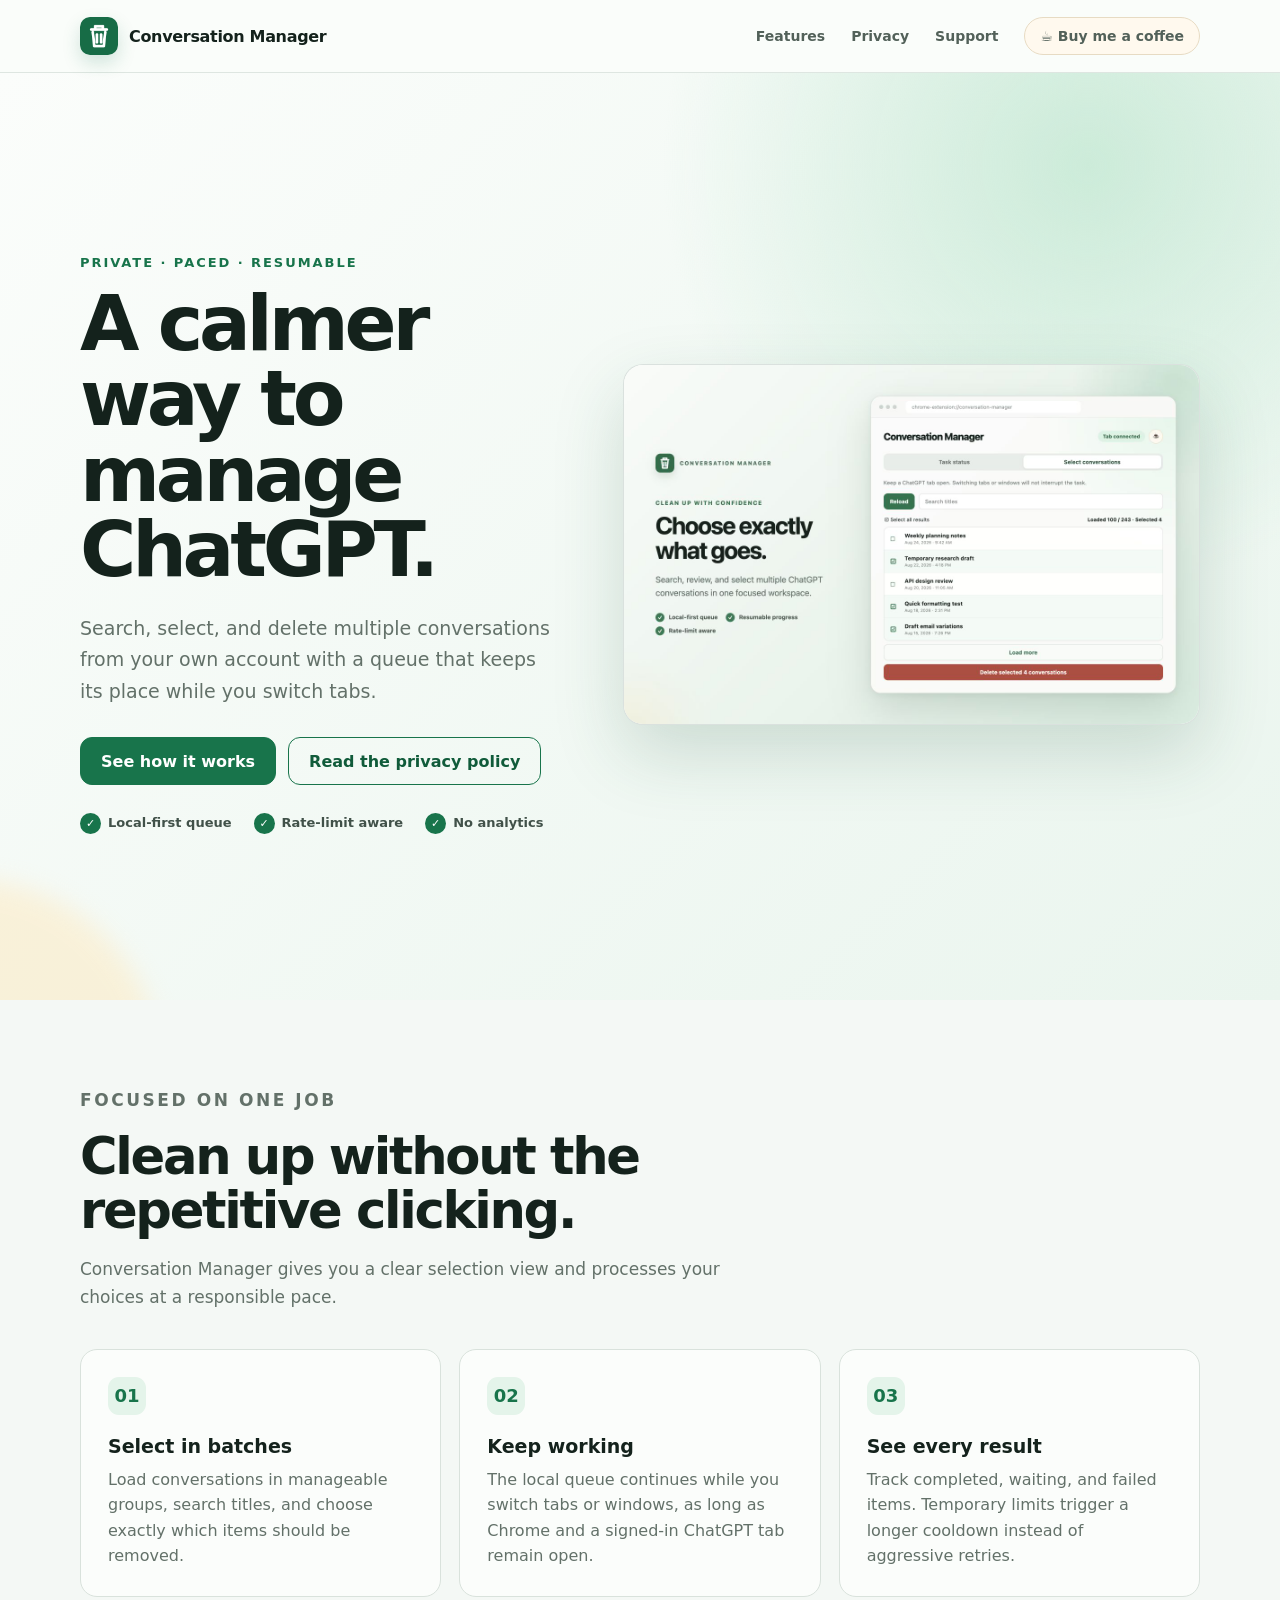
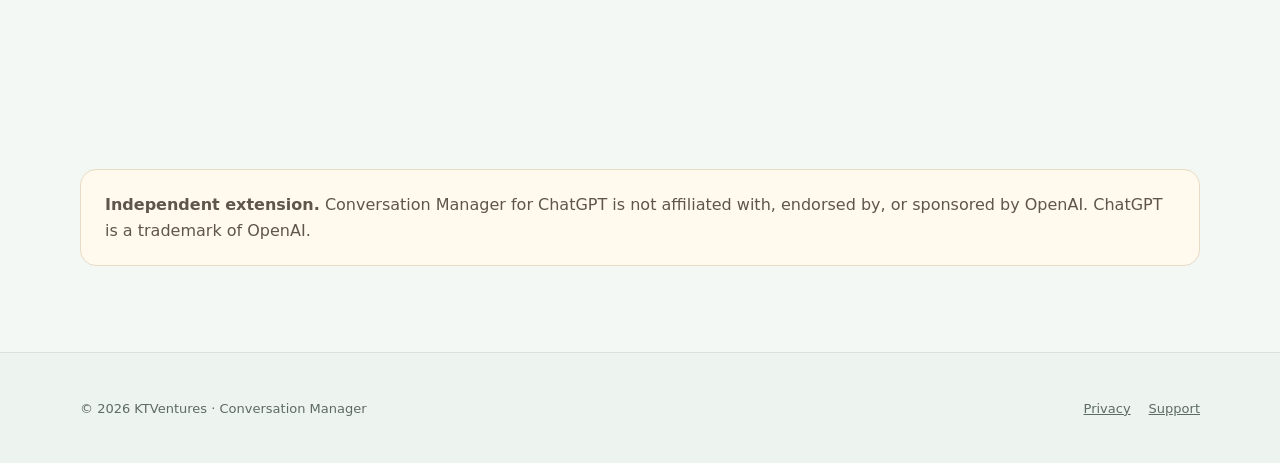
<file: index.html>
<!doctype html>
<html lang="en">
  <head>
    <meta charset="utf-8" />
    <meta name="viewport" content="width=device-width, initial-scale=1" />
    <meta name="description" content="Select and delete multiple ChatGPT conversations with a paced, resumable local queue." />
    <meta property="og:title" content="Conversation Manager for ChatGPT" />
    <meta property="og:description" content="A calmer way to clean up ChatGPT conversations." />
    <meta property="og:image" content="https://ktventures.github.io/conversation-manager/assets/promo-marquee.png" />
    <title>Conversation Manager for ChatGPT</title>
    <link rel="icon" href="assets/icon-128.png" />
    <link rel="stylesheet" href="styles.css" />
  </head>
  <body>
    <header class="site-header">
      <nav class="nav" aria-label="Primary navigation">
        <a class="brand" href="./"><img src="assets/icon-128.png" alt="" /><span>Conversation Manager</span></a>
        <div class="nav-links"><a href="#features">Features</a><a href="privacy/">Privacy</a><a href="support/">Support</a><a class="coffee-link" href="https://buymeacoffee.com/ktventures" rel="noreferrer">☕ Buy me a coffee</a></div>
      </nav>
    </header>
    <main>
      <section class="hero">
        <div class="section hero-grid">
          <div>
            <p class="eyebrow">PRIVATE · PACED · RESUMABLE</p>
            <h1>A calmer way to manage ChatGPT.</h1>
            <p class="lead">Search, select, and delete multiple conversations from your own account with a queue that keeps its place while you switch tabs.</p>
            <div class="actions"><a class="button" href="#features">See how it works</a><a class="button secondary" href="privacy/">Read the privacy policy</a></div>
            <div class="trust-row"><span>Local-first queue</span><span>Rate-limit aware</span><span>No analytics</span></div>
          </div>
          <div class="hero-card"><img src="assets/product.png" alt="Conversation Manager showing selectable conversation rows" /></div>
        </div>
      </section>
      <section class="section" id="features">
        <div class="section-heading"><p class="eyebrow">FOCUSED ON ONE JOB</p><h2>Clean up without the repetitive clicking.</h2><p>Conversation Manager gives you a clear selection view and processes your choices at a responsible pace.</p></div>
        <div class="feature-grid">
          <article class="feature"><b>01</b><h3>Select in batches</h3><p>Load conversations in manageable groups, search titles, and choose exactly which items should be removed.</p></article>
          <article class="feature"><b>02</b><h3>Keep working</h3><p>The local queue continues while you switch tabs or windows, as long as Chrome and a signed-in ChatGPT tab remain open.</p></article>
          <article class="feature"><b>03</b><h3>See every result</h3><p>Track completed, waiting, and failed items. Temporary limits trigger a longer cooldown instead of aggressive retries.</p></article>
        </div>
      </section>
      <section class="section"><div class="notice"><strong>Independent extension.</strong> Conversation Manager for ChatGPT is not affiliated with, endorsed by, or sponsored by OpenAI. ChatGPT is a trademark of OpenAI.</div></section>
    </main>
    <footer><div class="footer-inner"><span>© 2026 KTVentures · Conversation Manager</span><div class="footer-links"><a href="privacy/">Privacy</a><a href="support/">Support</a></div></div></footer>
  </body>
</html>
</file>
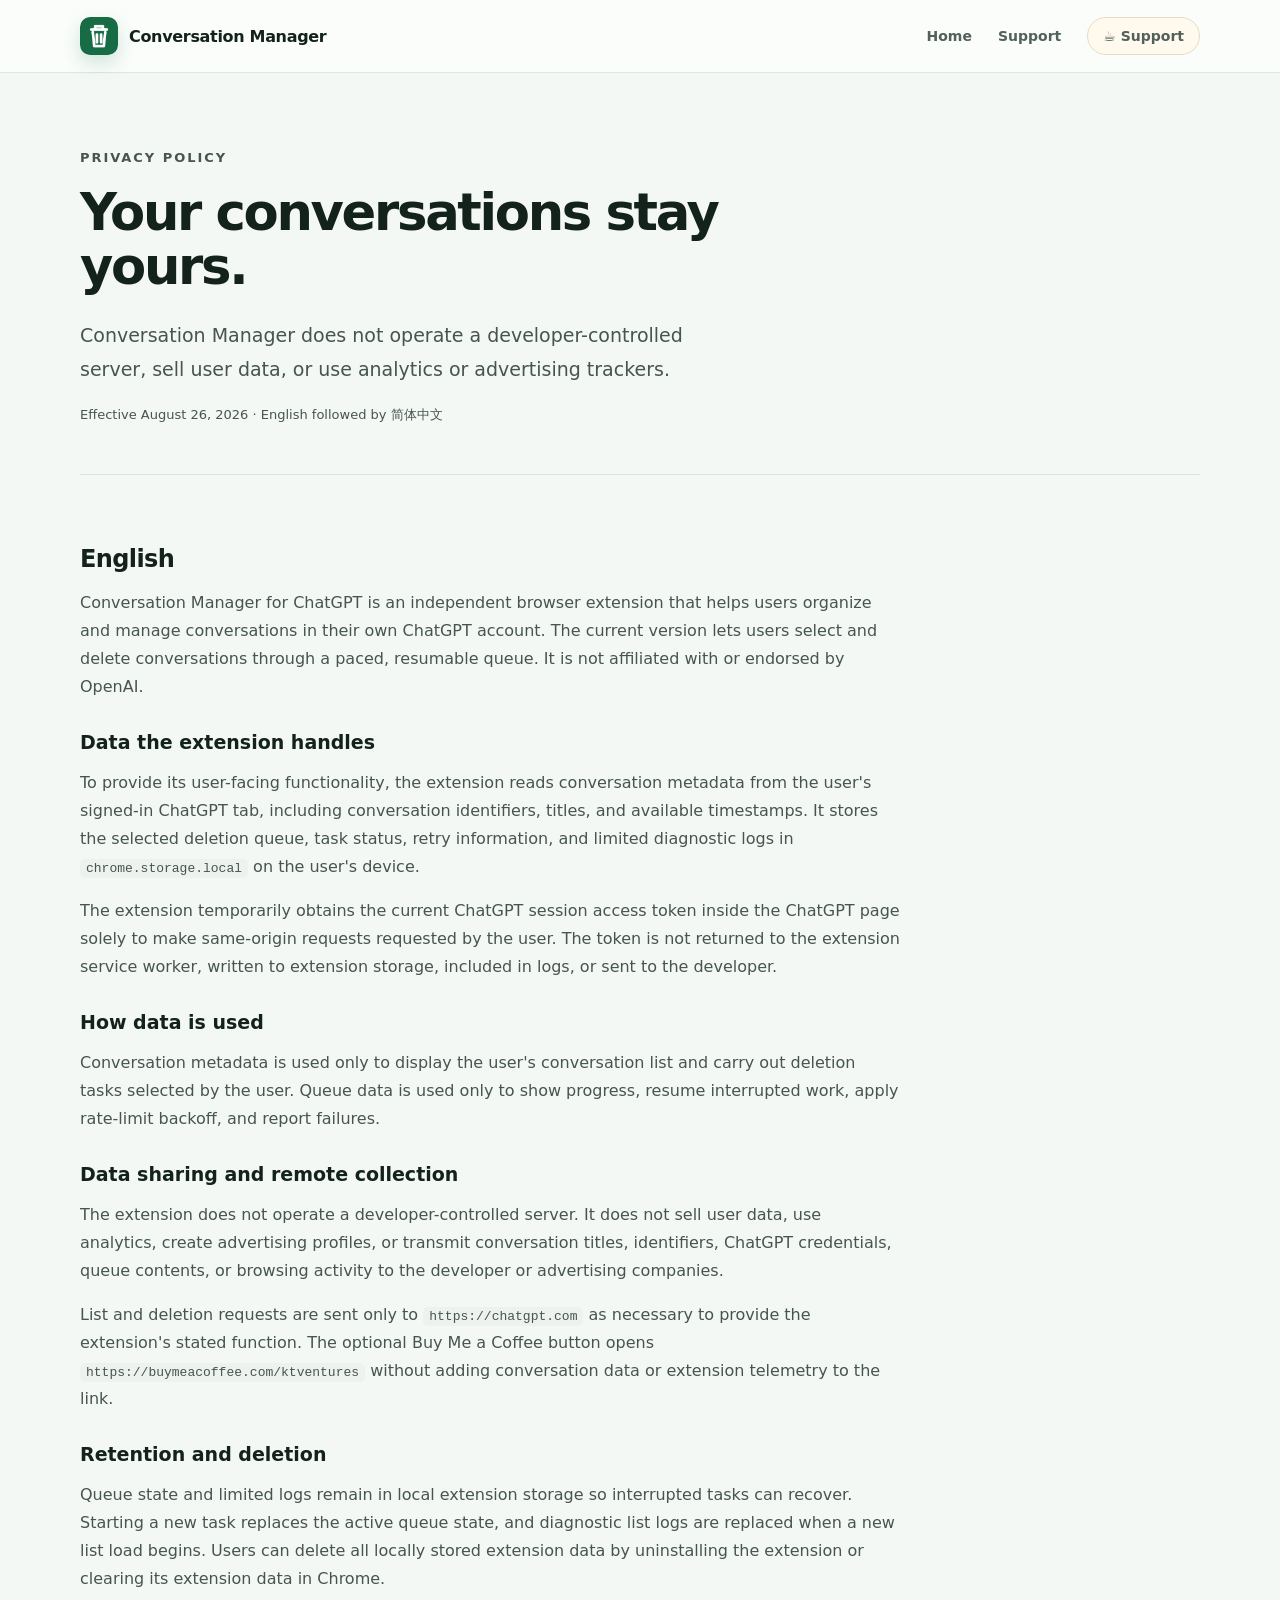
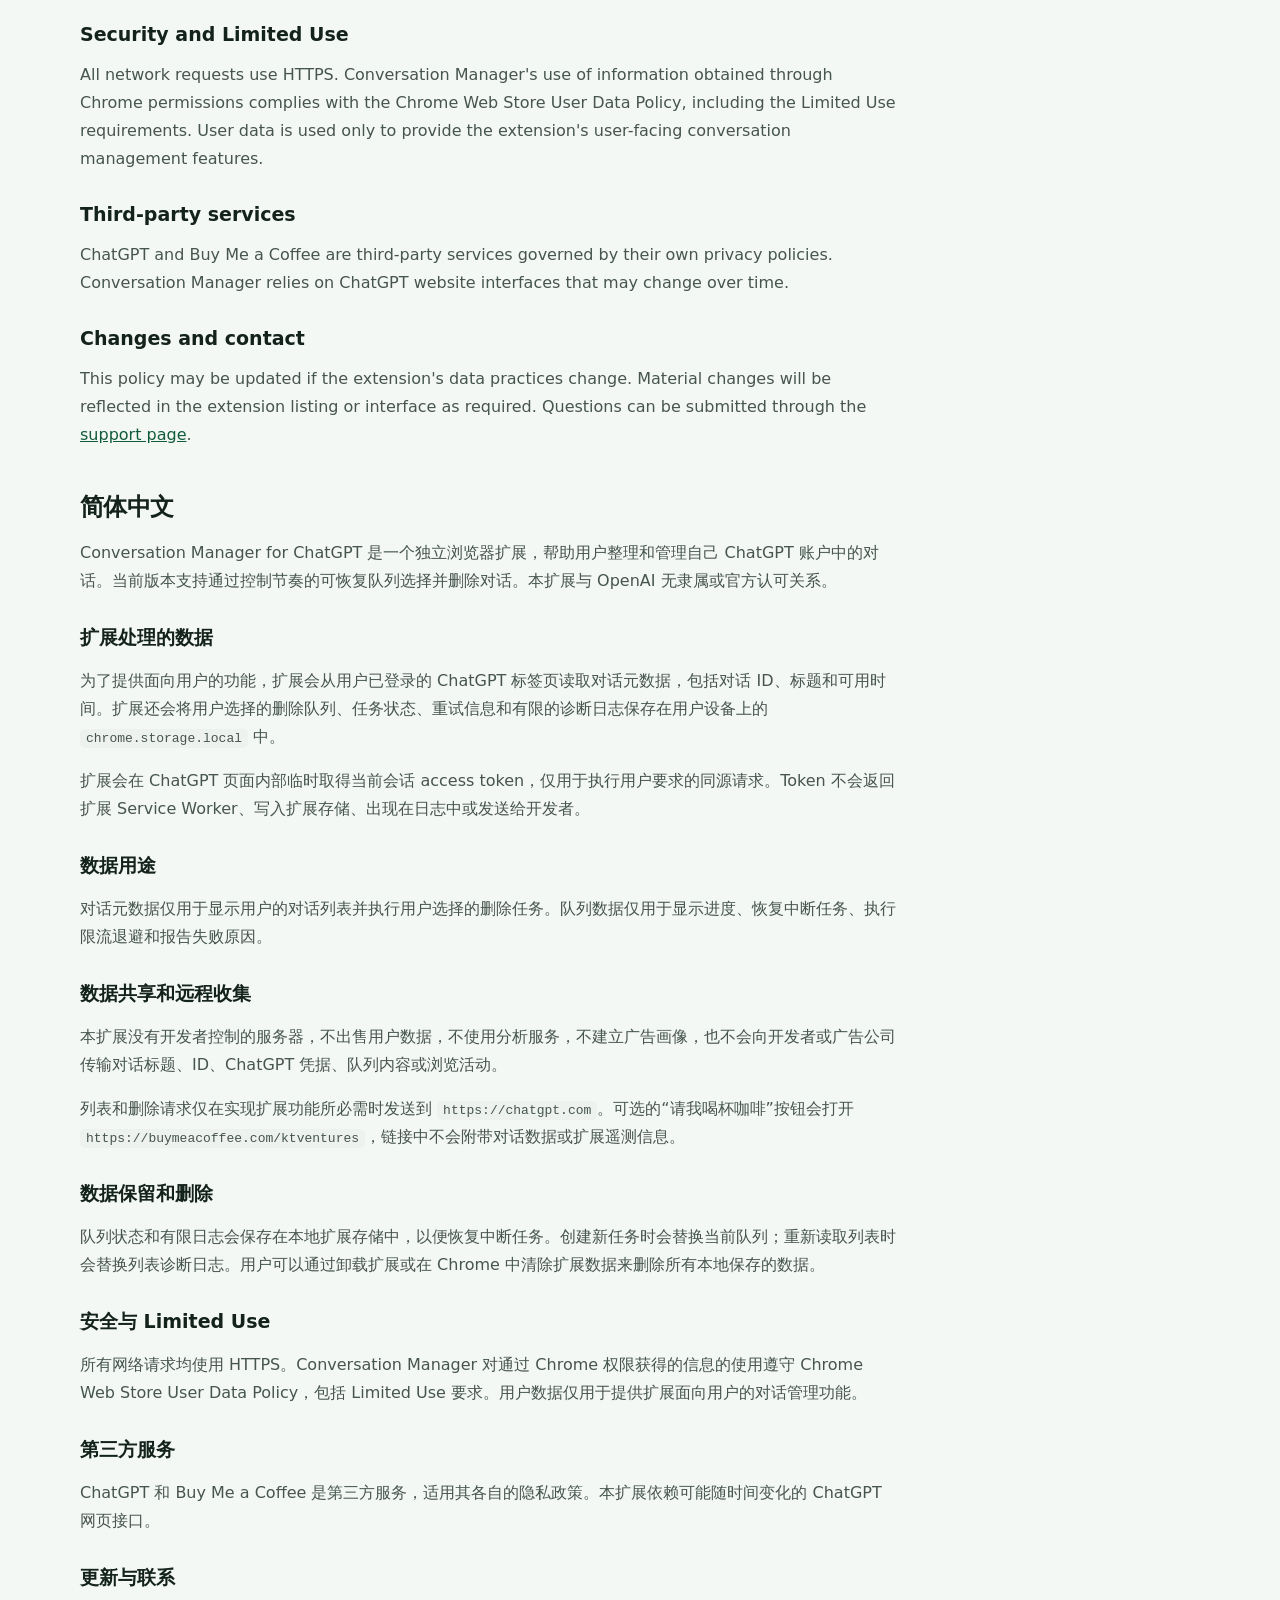
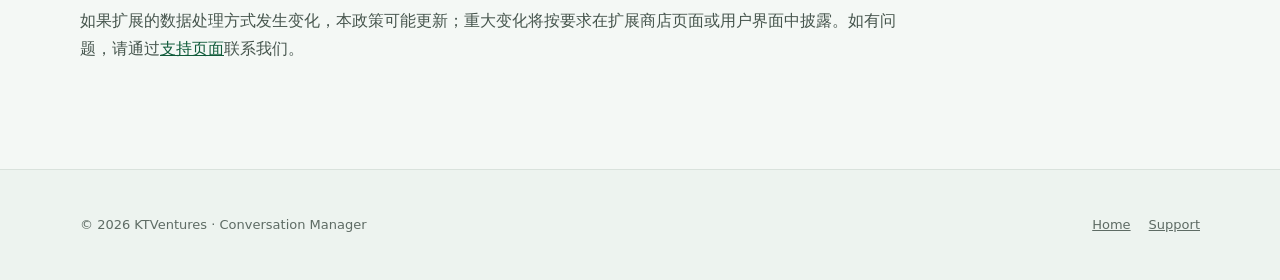
<file: privacy/index.html>
<!doctype html>
<html lang="en">
  <head>
    <meta charset="utf-8" />
    <meta name="viewport" content="width=device-width, initial-scale=1" />
    <meta name="description" content="Privacy policy for Conversation Manager for ChatGPT." />
    <title>Privacy Policy · Conversation Manager</title>
    <link rel="icon" href="../assets/icon-128.png" />
    <link rel="stylesheet" href="../styles.css" />
  </head>
  <body>
    <header class="site-header"><nav class="nav"><a class="brand" href="../"><img src="../assets/icon-128.png" alt="" /><span>Conversation Manager</span></a><div class="nav-links"><a href="../">Home</a><a href="../support/">Support</a><a class="coffee-link" href="https://buymeacoffee.com/ktventures" rel="noreferrer">☕ Support</a></div></nav></header>
    <main class="legal">
      <div class="legal-header"><p class="eyebrow">PRIVACY POLICY</p><h1>Your conversations stay yours.</h1><p class="lead">Conversation Manager does not operate a developer-controlled server, sell user data, or use analytics or advertising trackers.</p><p class="language-note">Effective August 26, 2026 · English followed by 简体中文</p></div>
      <article>
        <h2>English</h2>
        <p>Conversation Manager for ChatGPT is an independent browser extension that helps users organize and manage conversations in their own ChatGPT account. The current version lets users select and delete conversations through a paced, resumable queue. It is not affiliated with or endorsed by OpenAI.</p>
        <h3>Data the extension handles</h3>
        <p>To provide its user-facing functionality, the extension reads conversation metadata from the user's signed-in ChatGPT tab, including conversation identifiers, titles, and available timestamps. It stores the selected deletion queue, task status, retry information, and limited diagnostic logs in <code>chrome.storage.local</code> on the user's device.</p>
        <p>The extension temporarily obtains the current ChatGPT session access token inside the ChatGPT page solely to make same-origin requests requested by the user. The token is not returned to the extension service worker, written to extension storage, included in logs, or sent to the developer.</p>
        <h3>How data is used</h3>
        <p>Conversation metadata is used only to display the user's conversation list and carry out deletion tasks selected by the user. Queue data is used only to show progress, resume interrupted work, apply rate-limit backoff, and report failures.</p>
        <h3>Data sharing and remote collection</h3>
        <p>The extension does not operate a developer-controlled server. It does not sell user data, use analytics, create advertising profiles, or transmit conversation titles, identifiers, ChatGPT credentials, queue contents, or browsing activity to the developer or advertising companies.</p>
        <p>List and deletion requests are sent only to <code>https://chatgpt.com</code> as necessary to provide the extension's stated function. The optional Buy Me a Coffee button opens <code>https://buymeacoffee.com/ktventures</code> without adding conversation data or extension telemetry to the link.</p>
        <h3>Retention and deletion</h3>
        <p>Queue state and limited logs remain in local extension storage so interrupted tasks can recover. Starting a new task replaces the active queue state, and diagnostic list logs are replaced when a new list load begins. Users can delete all locally stored extension data by uninstalling the extension or clearing its extension data in Chrome.</p>
        <h3>Security and Limited Use</h3>
        <p>All network requests use HTTPS. Conversation Manager's use of information obtained through Chrome permissions complies with the Chrome Web Store User Data Policy, including the Limited Use requirements. User data is used only to provide the extension's user-facing conversation management features.</p>
        <h3>Third-party services</h3>
        <p>ChatGPT and Buy Me a Coffee are third-party services governed by their own privacy policies. Conversation Manager relies on ChatGPT website interfaces that may change over time.</p>
        <h3>Changes and contact</h3>
        <p>This policy may be updated if the extension's data practices change. Material changes will be reflected in the extension listing or interface as required. Questions can be submitted through the <a href="../support/">support page</a>.</p>

        <h2 lang="zh-CN">简体中文</h2>
        <div lang="zh-CN">
          <p>Conversation Manager for ChatGPT 是一个独立浏览器扩展，帮助用户整理和管理自己 ChatGPT 账户中的对话。当前版本支持通过控制节奏的可恢复队列选择并删除对话。本扩展与 OpenAI 无隶属或官方认可关系。</p>
          <h3>扩展处理的数据</h3>
          <p>为了提供面向用户的功能，扩展会从用户已登录的 ChatGPT 标签页读取对话元数据，包括对话 ID、标题和可用时间。扩展还会将用户选择的删除队列、任务状态、重试信息和有限的诊断日志保存在用户设备上的 <code>chrome.storage.local</code> 中。</p>
          <p>扩展会在 ChatGPT 页面内部临时取得当前会话 access token，仅用于执行用户要求的同源请求。Token 不会返回扩展 Service Worker、写入扩展存储、出现在日志中或发送给开发者。</p>
          <h3>数据用途</h3>
          <p>对话元数据仅用于显示用户的对话列表并执行用户选择的删除任务。队列数据仅用于显示进度、恢复中断任务、执行限流退避和报告失败原因。</p>
          <h3>数据共享和远程收集</h3>
          <p>本扩展没有开发者控制的服务器，不出售用户数据，不使用分析服务，不建立广告画像，也不会向开发者或广告公司传输对话标题、ID、ChatGPT 凭据、队列内容或浏览活动。</p>
          <p>列表和删除请求仅在实现扩展功能所必需时发送到 <code>https://chatgpt.com</code>。可选的“请我喝杯咖啡”按钮会打开 <code>https://buymeacoffee.com/ktventures</code>，链接中不会附带对话数据或扩展遥测信息。</p>
          <h3>数据保留和删除</h3>
          <p>队列状态和有限日志会保存在本地扩展存储中，以便恢复中断任务。创建新任务时会替换当前队列；重新读取列表时会替换列表诊断日志。用户可以通过卸载扩展或在 Chrome 中清除扩展数据来删除所有本地保存的数据。</p>
          <h3>安全与 Limited Use</h3>
          <p>所有网络请求均使用 HTTPS。Conversation Manager 对通过 Chrome 权限获得的信息的使用遵守 Chrome Web Store User Data Policy，包括 Limited Use 要求。用户数据仅用于提供扩展面向用户的对话管理功能。</p>
          <h3>第三方服务</h3>
          <p>ChatGPT 和 Buy Me a Coffee 是第三方服务，适用其各自的隐私政策。本扩展依赖可能随时间变化的 ChatGPT 网页接口。</p>
          <h3>更新与联系</h3>
          <p>如果扩展的数据处理方式发生变化，本政策可能更新；重大变化将按要求在扩展商店页面或用户界面中披露。如有问题，请通过<a href="../support/">支持页面</a>联系我们。</p>
        </div>
      </article>
    </main>
    <footer><div class="footer-inner"><span>© 2026 KTVentures · Conversation Manager</span><div class="footer-links"><a href="../">Home</a><a href="../support/">Support</a></div></div></footer>
  </body>
</html>
</file>
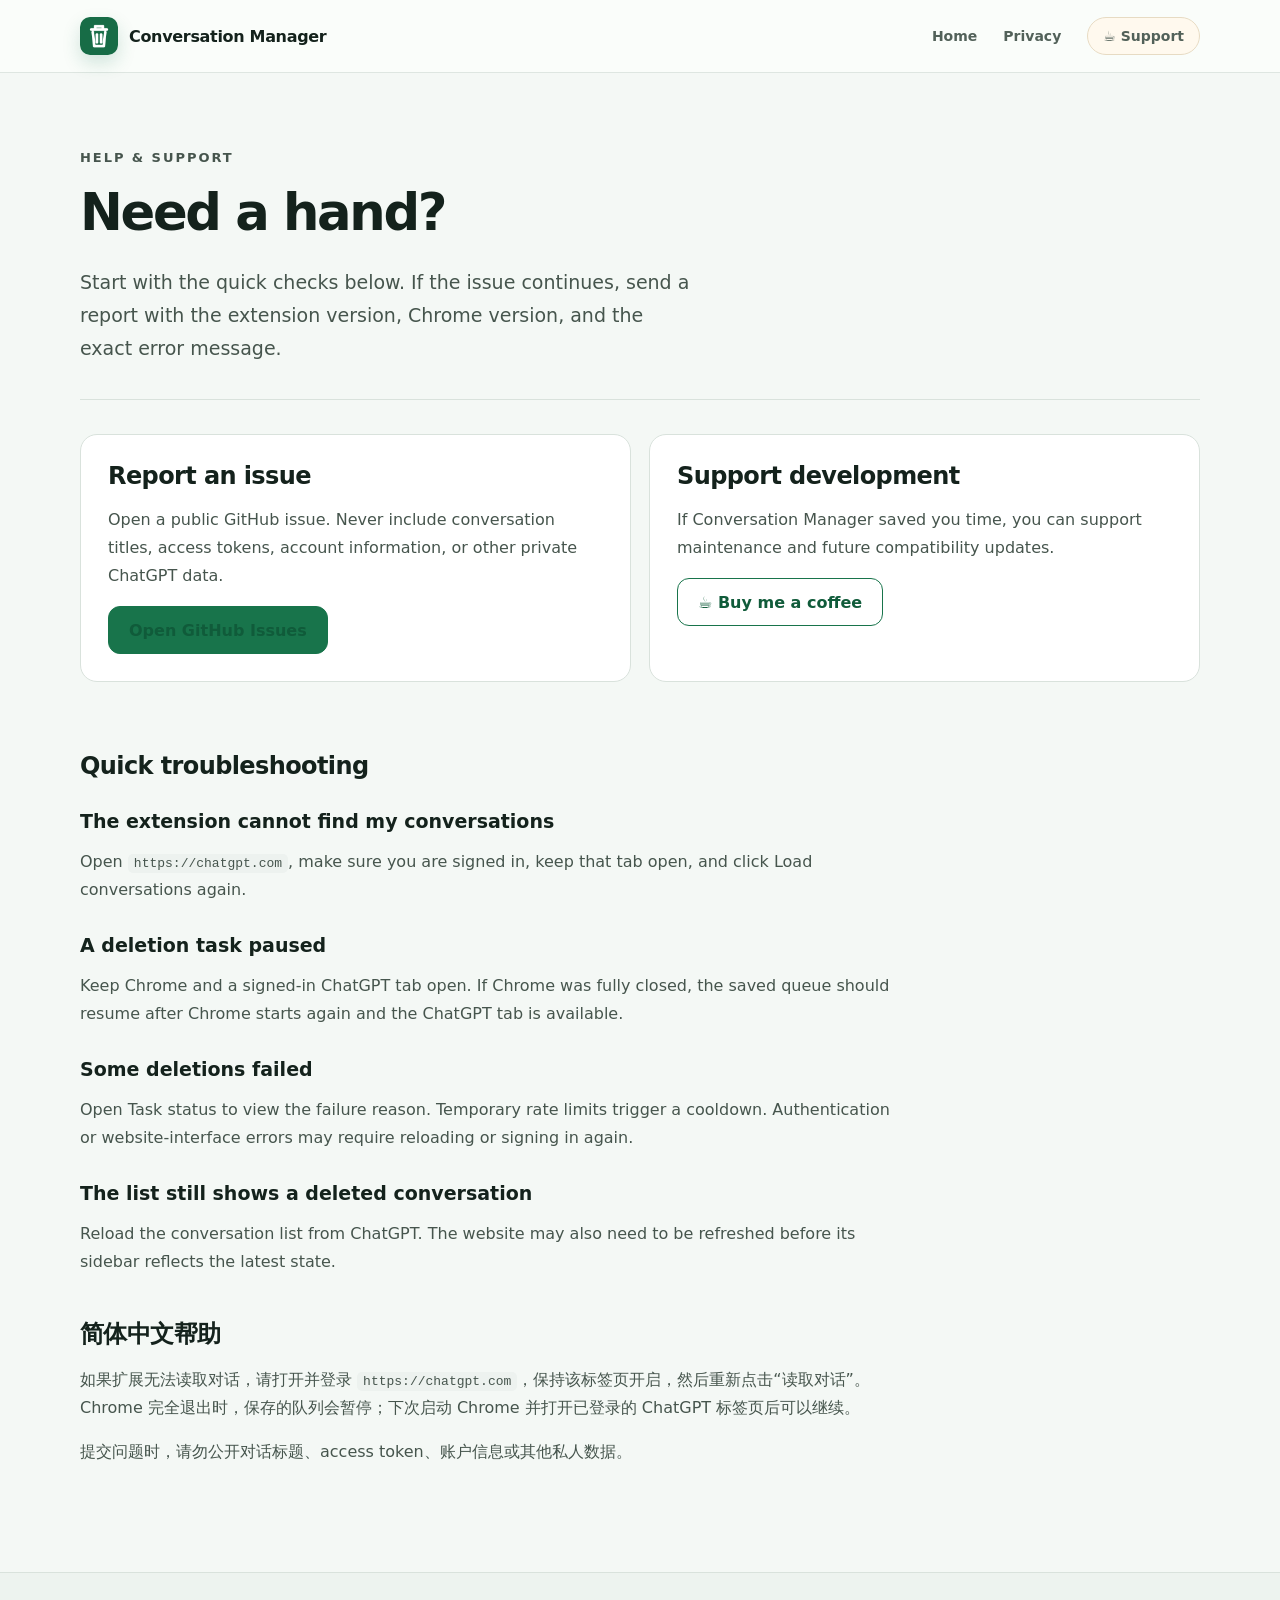
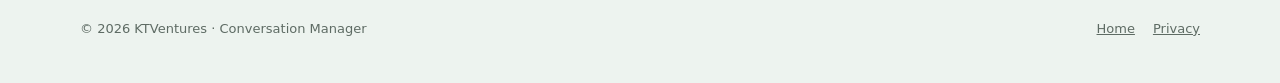
<file: support/index.html>
<!doctype html>
<html lang="en">
  <head>
    <meta charset="utf-8" />
    <meta name="viewport" content="width=device-width, initial-scale=1" />
    <meta name="description" content="Help and support for Conversation Manager for ChatGPT." />
    <title>Support · Conversation Manager</title>
    <link rel="icon" href="../assets/icon-128.png" />
    <link rel="stylesheet" href="../styles.css" />
  </head>
  <body>
    <header class="site-header"><nav class="nav"><a class="brand" href="../"><img src="../assets/icon-128.png" alt="" /><span>Conversation Manager</span></a><div class="nav-links"><a href="../">Home</a><a href="../privacy/">Privacy</a><a class="coffee-link" href="https://buymeacoffee.com/ktventures" rel="noreferrer">☕ Support</a></div></nav></header>
    <main class="legal">
      <div class="legal-header"><p class="eyebrow">HELP & SUPPORT</p><h1>Need a hand?</h1><p class="lead">Start with the quick checks below. If the issue continues, send a report with the extension version, Chrome version, and the exact error message.</p></div>
      <div class="support-grid">
        <section class="support-card"><h2>Report an issue</h2><p>Open a public GitHub issue. Never include conversation titles, access tokens, account information, or other private ChatGPT data.</p><a class="button" href="https://github.com/ktventures/conversation-manager/issues/new" rel="noreferrer">Open GitHub Issues</a></section>
        <section class="support-card"><h2>Support development</h2><p>If Conversation Manager saved you time, you can support maintenance and future compatibility updates.</p><a class="button secondary" href="https://buymeacoffee.com/ktventures" rel="noreferrer">☕ Buy me a coffee</a></section>
      </div>
      <article>
        <h2>Quick troubleshooting</h2>
        <h3>The extension cannot find my conversations</h3><p>Open <code>https://chatgpt.com</code>, make sure you are signed in, keep that tab open, and click Load conversations again.</p>
        <h3>A deletion task paused</h3><p>Keep Chrome and a signed-in ChatGPT tab open. If Chrome was fully closed, the saved queue should resume after Chrome starts again and the ChatGPT tab is available.</p>
        <h3>Some deletions failed</h3><p>Open Task status to view the failure reason. Temporary rate limits trigger a cooldown. Authentication or website-interface errors may require reloading or signing in again.</p>
        <h3>The list still shows a deleted conversation</h3><p>Reload the conversation list from ChatGPT. The website may also need to be refreshed before its sidebar reflects the latest state.</p>
        <h2 lang="zh-CN">简体中文帮助</h2>
        <div lang="zh-CN"><p>如果扩展无法读取对话，请打开并登录 <code>https://chatgpt.com</code>，保持该标签页开启，然后重新点击“读取对话”。Chrome 完全退出时，保存的队列会暂停；下次启动 Chrome 并打开已登录的 ChatGPT 标签页后可以继续。</p><p>提交问题时，请勿公开对话标题、access token、账户信息或其他私人数据。</p></div>
      </article>
    </main>
    <footer><div class="footer-inner"><span>© 2026 KTVentures · Conversation Manager</span><div class="footer-links"><a href="../">Home</a><a href="../privacy/">Privacy</a></div></div></footer>
  </body>
</html>
</file>
<file: styles.css>
:root {
  color-scheme: light;
  --ink: #14221c;
  --muted: #637169;
  --green: #18744b;
  --green-dark: #105b3a;
  --green-soft: #e4f4ea;
  --line: #d9e2dc;
  --paper: #fbfdfb;
  --warm: #fff9ee;
  font-family: Inter, ui-sans-serif, system-ui, -apple-system, BlinkMacSystemFont, "Segoe UI", sans-serif;
}

* { box-sizing: border-box; }
html { scroll-behavior: smooth; }
body { margin: 0; color: var(--ink); background: #f4f8f5; }
a { color: inherit; }
img { max-width: 100%; }

.site-header {
  position: sticky;
  top: 0;
  z-index: 10;
  border-bottom: 1px solid rgba(217, 226, 220, .85);
  background: rgba(251, 253, 251, .9);
  backdrop-filter: blur(16px);
}

.nav, .section, .legal, .footer-inner { width: min(1120px, calc(100% - 40px)); margin: 0 auto; }
.nav { display: flex; min-height: 72px; align-items: center; justify-content: space-between; gap: 24px; }
.brand { display: flex; align-items: center; gap: 11px; text-decoration: none; font-weight: 800; letter-spacing: -.02em; }
.brand img { width: 38px; height: 38px; border-radius: 10px; box-shadow: 0 8px 18px rgba(24, 116, 75, .18); }
.nav-links { display: flex; align-items: center; gap: 26px; color: #526159; font-size: 14px; font-weight: 650; }
.nav-links a { text-decoration: none; }
.nav-links a:hover { color: var(--green); }
.coffee-link { padding: 10px 15px; border: 1px solid #e7dbc3; border-radius: 999px; background: var(--warm); }

.hero { position: relative; overflow: hidden; padding: 96px 0 80px; background: radial-gradient(circle at 85% 10%, #ccebd9 0, transparent 31%), linear-gradient(135deg, #fbfdfb, #eaf5ee); }
.hero::after { content: ""; position: absolute; width: 380px; height: 380px; left: -220px; bottom: -260px; border-radius: 50%; background: #ffe7b8; filter: blur(12px); opacity: .45; }
.hero-grid { position: relative; z-index: 1; display: grid; grid-template-columns: .9fr 1.1fr; gap: 70px; align-items: center; }
.eyebrow { margin: 0 0 16px; color: var(--green); font-size: 13px; font-weight: 800; letter-spacing: .15em; }
h1 { max-width: 640px; margin: 0; font-size: clamp(48px, 6vw, 78px); line-height: .98; letter-spacing: -.055em; }
.lead { max-width: 620px; margin: 26px 0 30px; color: var(--muted); font-size: 19px; line-height: 1.65; }
.actions { display: flex; flex-wrap: wrap; gap: 12px; }
.button { display: inline-flex; align-items: center; justify-content: center; min-height: 48px; padding: 0 20px; border: 1px solid var(--green); border-radius: 12px; color: white; background: var(--green); text-decoration: none; font-weight: 750; }
.button:hover { background: var(--green-dark); }
.button.secondary { color: var(--green-dark); background: transparent; }
.button.secondary:hover { background: white; }
.hero-card { overflow: hidden; border: 1px solid rgba(73, 108, 89, .2); border-radius: 20px; background: white; box-shadow: 0 28px 70px rgba(35, 88, 59, .18); }
.hero-card img { display: block; }
.trust-row { display: flex; flex-wrap: wrap; gap: 12px 22px; margin-top: 28px; color: #415149; font-size: 13px; font-weight: 700; }
.trust-row span::before { content: "✓"; display: inline-grid; width: 21px; height: 21px; place-items: center; margin-right: 7px; border-radius: 50%; color: white; background: var(--green); font-size: 11px; }

.section { padding: 86px 0; }
.section-heading { max-width: 700px; margin-bottom: 38px; }
.section h2, .legal h1 { margin: 0; font-size: clamp(34px, 4vw, 52px); line-height: 1.05; letter-spacing: -.045em; }
.section-heading p { color: var(--muted); font-size: 17px; line-height: 1.65; }
.feature-grid { display: grid; grid-template-columns: repeat(3, 1fr); gap: 18px; }
.feature { padding: 27px; border: 1px solid var(--line); border-radius: 17px; background: var(--paper); }
.feature b { display: grid; width: 38px; height: 38px; place-items: center; margin-bottom: 20px; border-radius: 11px; color: var(--green); background: var(--green-soft); font-size: 18px; }
.feature h3 { margin: 0 0 10px; font-size: 19px; }
.feature p { margin: 0; color: var(--muted); line-height: 1.6; }
.notice { padding: 22px 24px; border: 1px solid #e7dbc4; border-radius: 16px; background: var(--warm); color: #5e5749; line-height: 1.6; }

.legal { padding: 74px 0 90px; }
.legal-header { padding-bottom: 34px; border-bottom: 1px solid var(--line); }
.legal-header .lead { margin-bottom: 0; }
.language-note { margin-top: 18px; color: var(--muted); font-size: 13px; }
.legal article { max-width: 820px; padding-top: 28px; }
.legal h2 { margin: 42px 0 12px; font-size: 24px; letter-spacing: -.025em; }
.legal h3 { margin: 30px 0 10px; font-size: 19px; }
.legal p, .legal li { color: #46554d; line-height: 1.75; }
.legal ul { padding-left: 22px; }
.legal code { padding: 2px 6px; border-radius: 5px; background: #edf2ef; }
.legal a { color: var(--green-dark); }
.support-grid { display: grid; grid-template-columns: 1fr 1fr; gap: 18px; margin-top: 34px; }
.support-card { padding: 27px; border: 1px solid var(--line); border-radius: 17px; background: white; }
.support-card h2 { margin-top: 0; }
.support-card p { min-height: 54px; }

footer { border-top: 1px solid var(--line); background: #edf3ef; }
.footer-inner { display: flex; min-height: 110px; align-items: center; justify-content: space-between; gap: 20px; color: #5e6b64; font-size: 13px; }
.footer-links { display: flex; gap: 18px; }

@media (max-width: 800px) {
  .nav { min-height: 64px; }
  .nav-links a:not(.coffee-link) { display: none; }
  .hero { padding: 70px 0 56px; }
  .hero-grid { grid-template-columns: 1fr; gap: 44px; }
  .feature-grid, .support-grid { grid-template-columns: 1fr; }
  .support-card p { min-height: 0; }
  .section { padding: 64px 0; }
  .footer-inner { flex-direction: column; align-items: flex-start; justify-content: center; }
}

@media (max-width: 480px) {
  .nav, .section, .legal, .footer-inner { width: min(100% - 28px, 1120px); }
  .brand span { font-size: 14px; }
  .coffee-link { padding: 8px 11px; font-size: 12px; }
  h1 { font-size: 46px; }
  .lead { font-size: 17px; }
}
</file>
